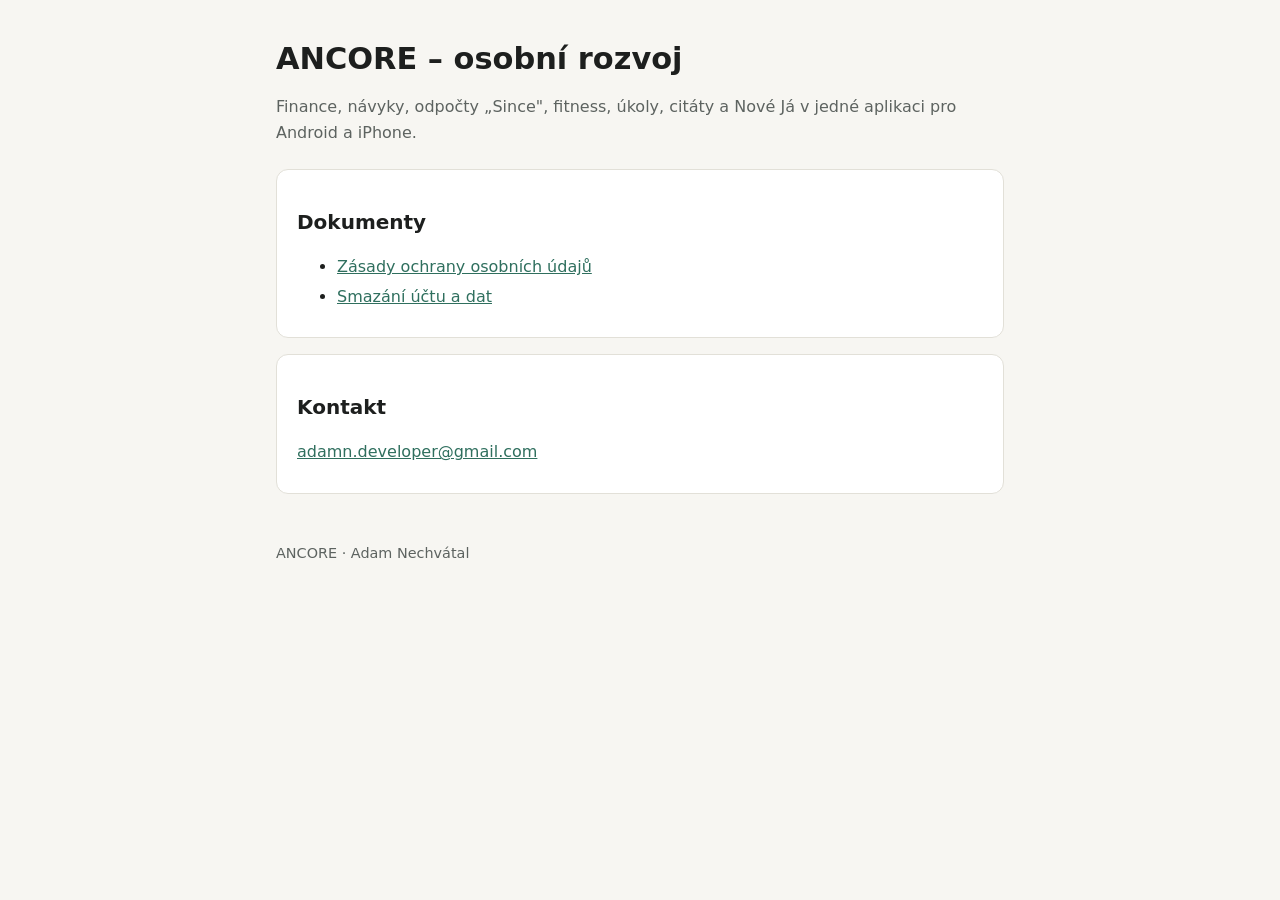
<file: index.html>
<!doctype html>
<html lang="cs">
<head>
  <meta charset="utf-8">
  <meta name="viewport" content="width=device-width, initial-scale=1">
  <title>ANCORE – osobní rozvoj</title>
  <meta name="description" content="ANCORE – aplikace pro osobní rozvoj: finance, návyky, fitness, úkoly a sebereflexe.">
  <link rel="stylesheet" href="styl.css">
</head>
<body>
<main>
  <header>
    <h1>ANCORE – osobní rozvoj</h1>
    <p class="muted">Finance, návyky, odpočty „Since", fitness, úkoly, citáty a Nové Já v jedné aplikaci pro Android a iPhone.</p>
  </header>

  <section class="card">
    <h2>Dokumenty</h2>
    <ul>
      <li><a href="zasady-ochrany-osobnich-udaju.html">Zásady ochrany osobních údajů</a></li>
      <li><a href="smazani-uctu.html">Smazání účtu a dat</a></li>
    </ul>
  </section>

  <section class="card">
    <h2>Kontakt</h2>
    <p><a href="mailto:adamn.developer@gmail.com">adamn.developer@gmail.com</a></p>
  </section>

  <footer>ANCORE · Adam Nechvátal</footer>
</main>
</body>
</html>
</file>
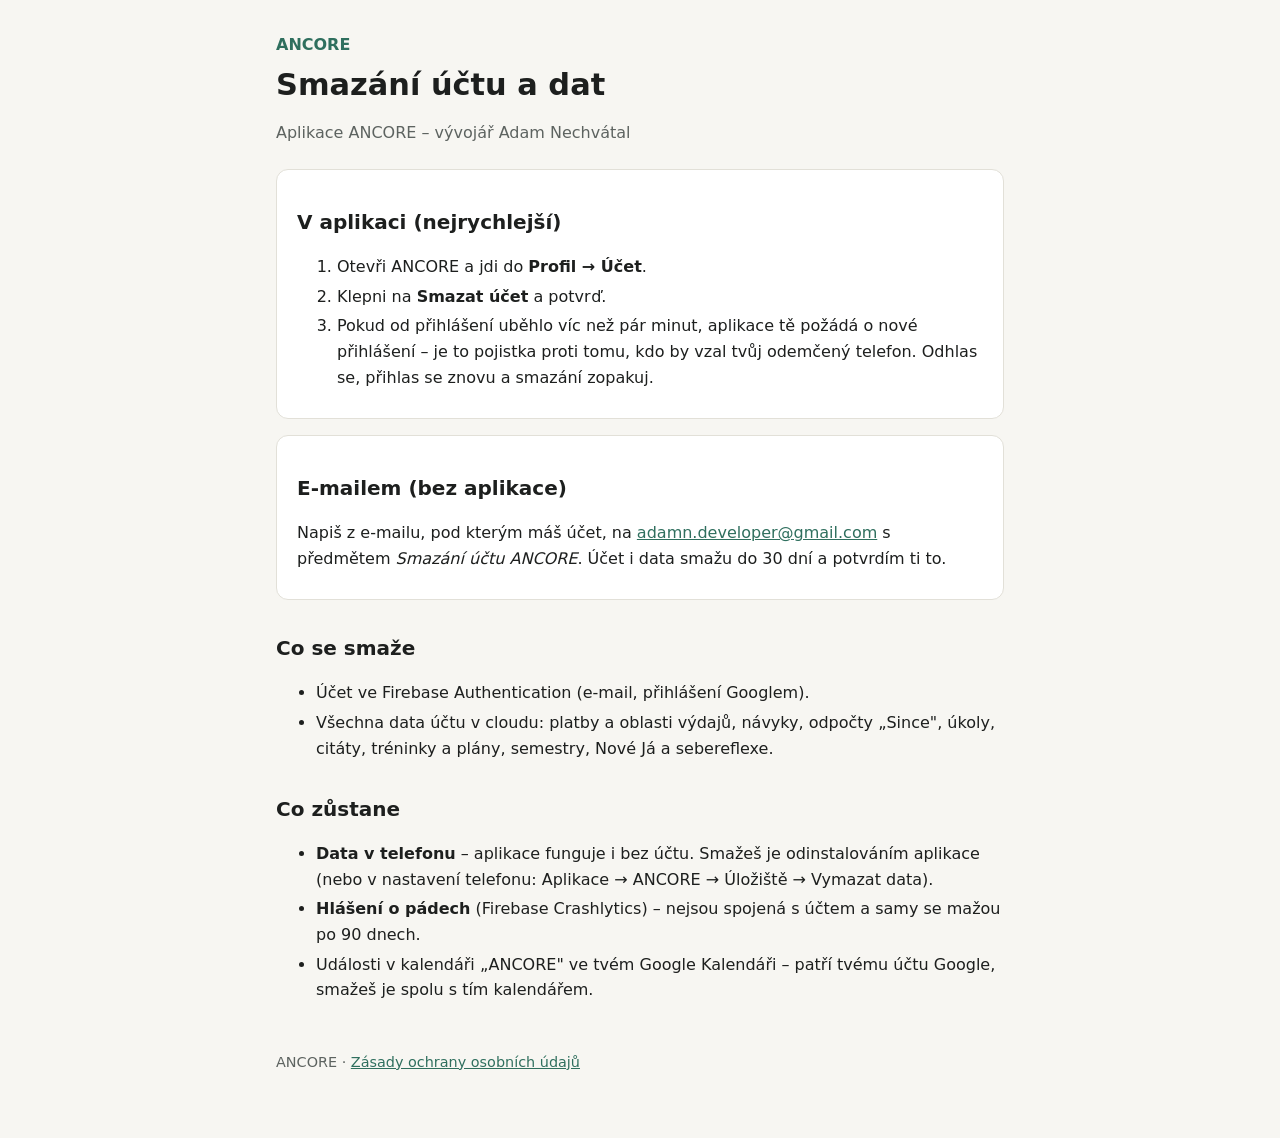
<file: smazani-uctu.html>
<!doctype html>
<html lang="cs">
<head>
  <meta charset="utf-8">
  <meta name="viewport" content="width=device-width, initial-scale=1">
  <title>Smazání účtu – ANCORE</title>
  <meta name="description" content="Jak smazat účet ANCORE a všechna data v cloudu.">
  <link rel="stylesheet" href="styl.css">
</head>
<body>
<main>
  <header>
    <a href="index.html">ANCORE</a>
    <h1>Smazání účtu a dat</h1>
    <p class="muted">Aplikace ANCORE – vývojář Adam Nechvátal</p>
  </header>

  <section class="card">
    <h2>V aplikaci (nejrychlejší)</h2>
    <ol>
      <li>Otevři ANCORE a jdi do <strong>Profil → Účet</strong>.</li>
      <li>Klepni na <strong>Smazat účet</strong> a potvrď.</li>
      <li>Pokud od přihlášení uběhlo víc než pár minut, aplikace tě požádá o nové
        přihlášení – je to pojistka proti tomu, kdo by vzal tvůj odemčený telefon.
        Odhlas se, přihlas se znovu a smazání zopakuj.</li>
    </ol>
  </section>

  <section class="card">
    <h2>E-mailem (bez aplikace)</h2>
    <p>Napiš z e-mailu, pod kterým máš účet, na
      <a href="mailto:adamn.developer@gmail.com?subject=Smaz%C3%A1n%C3%AD%20%C3%BA%C4%8Dtu%20ANCORE">adamn.developer@gmail.com</a>
      s předmětem <em>Smazání účtu ANCORE</em>. Účet i data smažu do 30 dní a potvrdím ti to.</p>
  </section>

  <h2>Co se smaže</h2>
  <ul>
    <li>Účet ve Firebase Authentication (e-mail, přihlášení Googlem).</li>
    <li>Všechna data účtu v cloudu: platby a oblasti výdajů, návyky, odpočty „Since", úkoly,
      citáty, tréninky a plány, semestry, Nové Já a sebereflexe.</li>
  </ul>

  <h2>Co zůstane</h2>
  <ul>
    <li><strong>Data v telefonu</strong> – aplikace funguje i bez účtu. Smažeš je odinstalováním
      aplikace (nebo v nastavení telefonu: Aplikace → ANCORE → Úložiště → Vymazat data).</li>
    <li><strong>Hlášení o pádech</strong> (Firebase Crashlytics) – nejsou spojená s účtem a samy
      se mažou po 90 dnech.</li>
    <li>Události v kalendáři „ANCORE" ve tvém Google Kalendáři – patří tvému účtu Google,
      smažeš je spolu s tím kalendářem.</li>
  </ul>

  <footer>ANCORE · <a href="zasady-ochrany-osobnich-udaju.html">Zásady ochrany osobních údajů</a></footer>
</main>
</body>
</html>
</file>
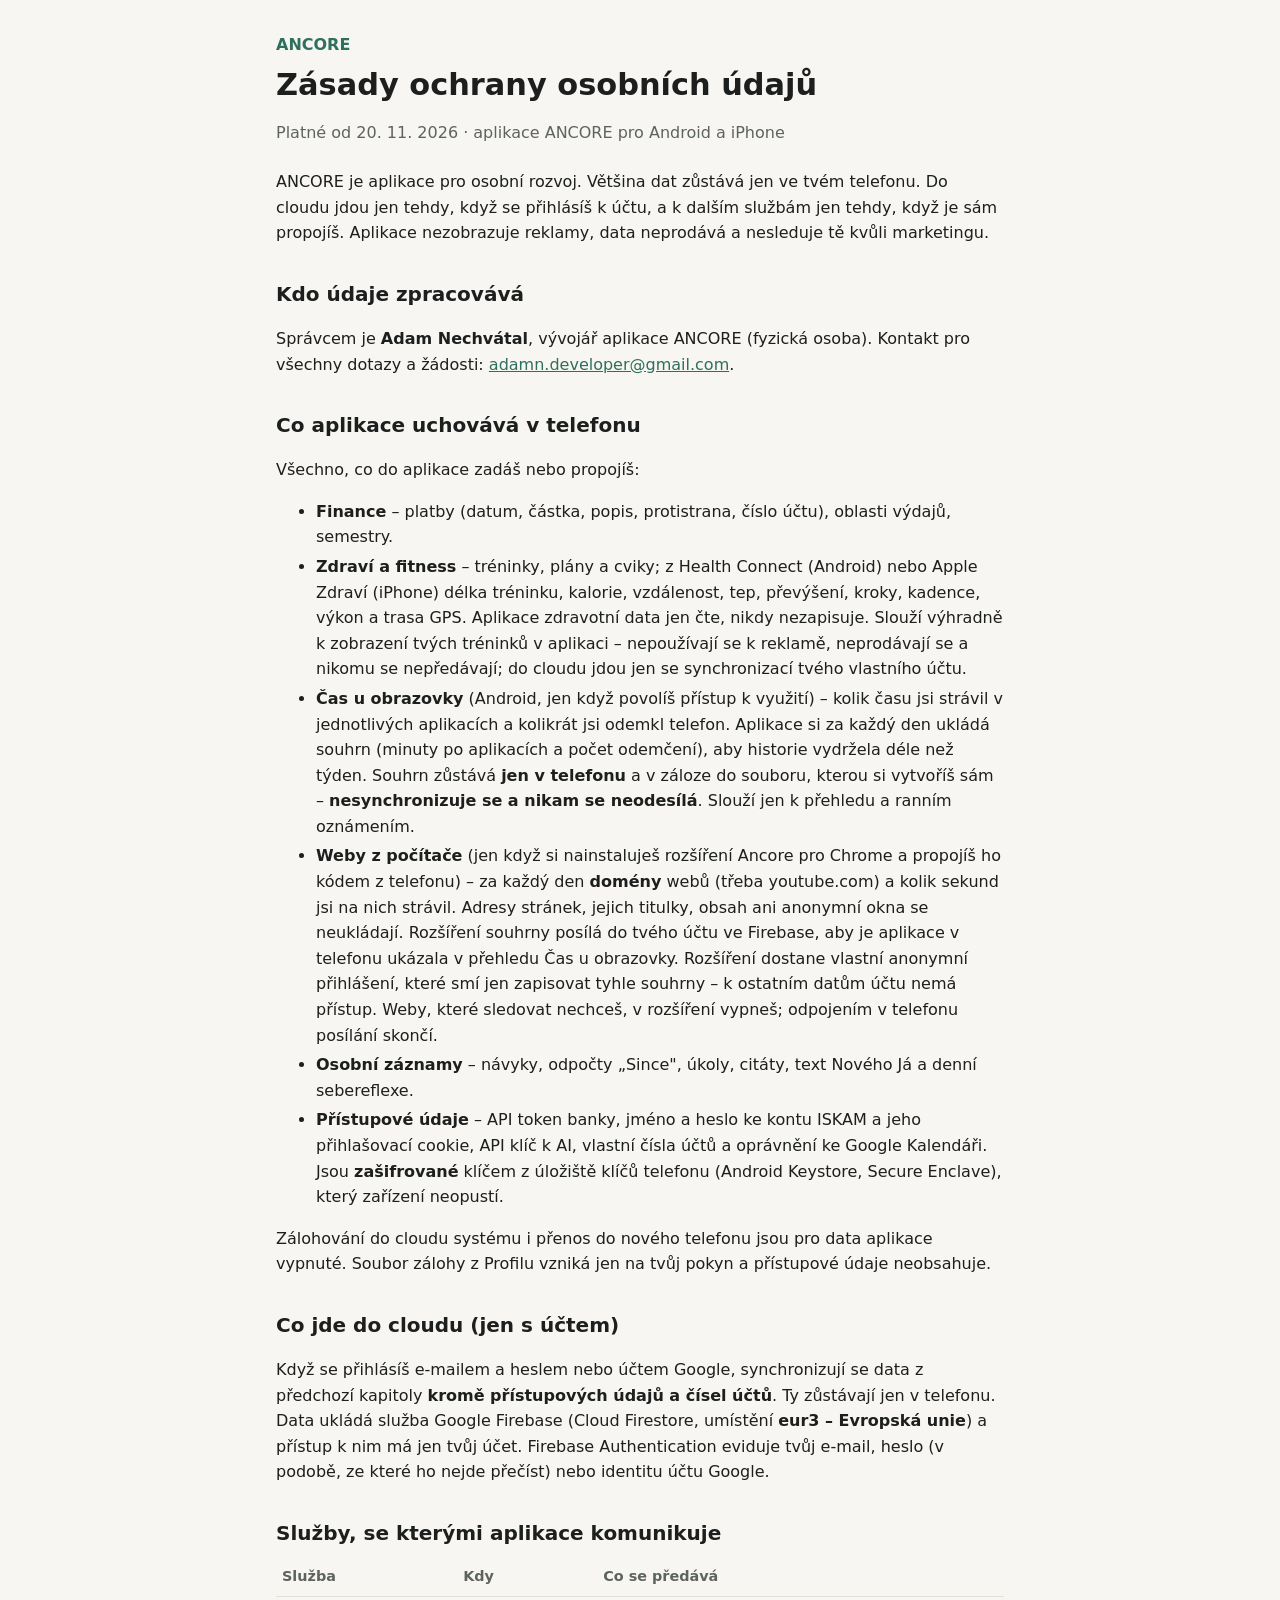
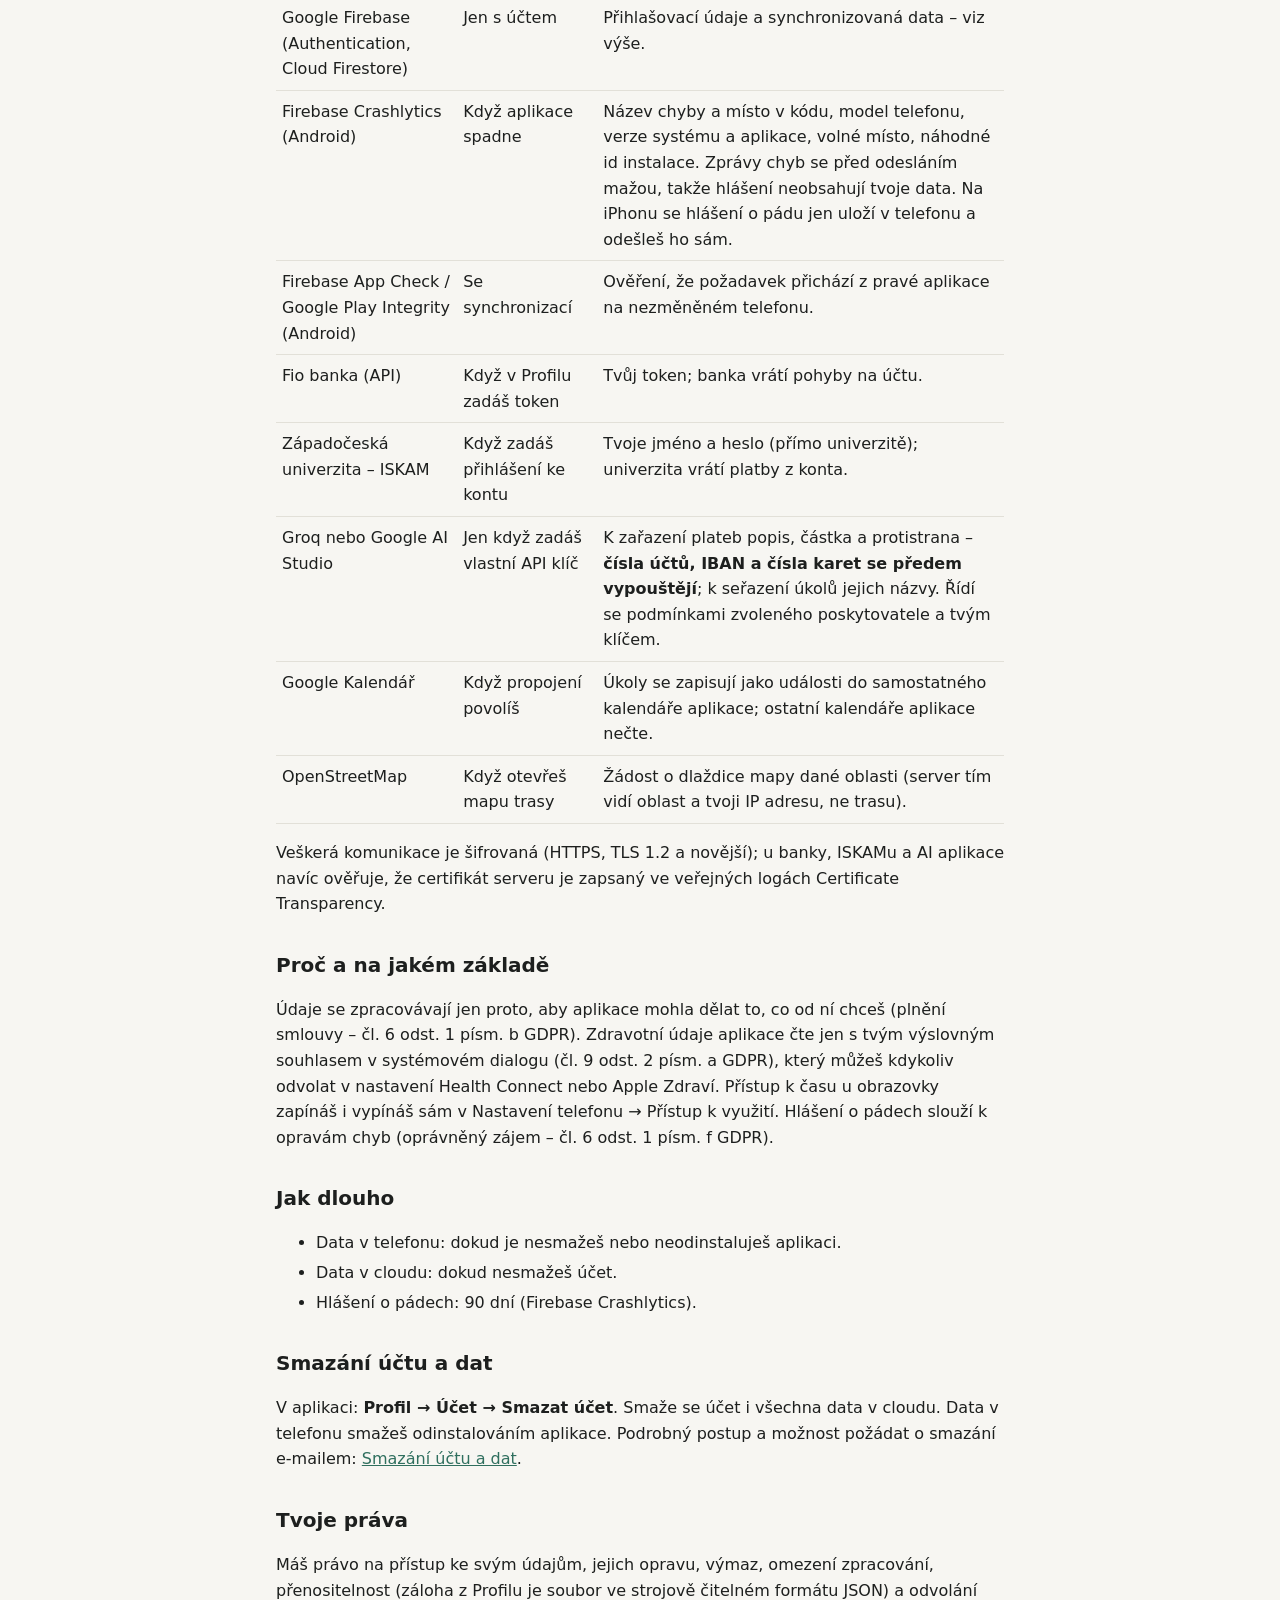
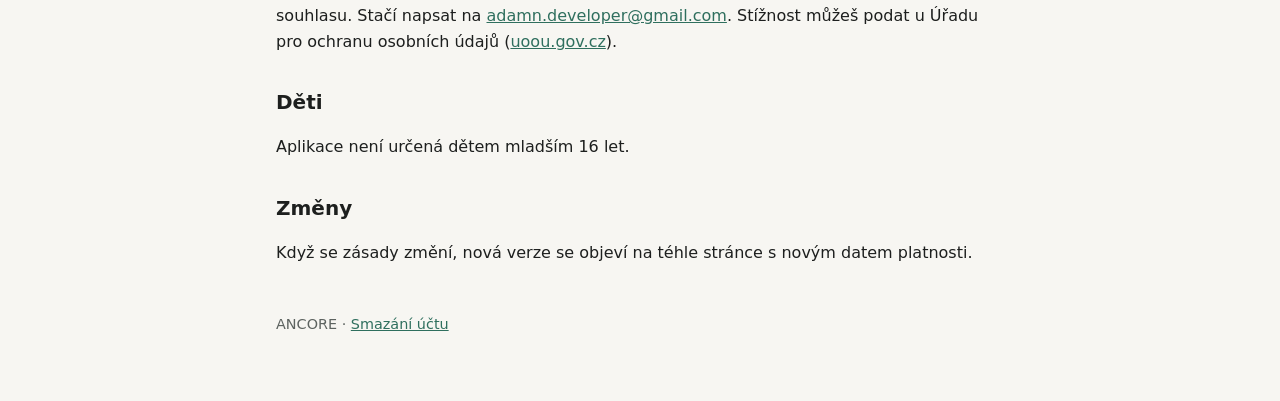
<file: zasady-ochrany-osobnich-udaju.html>
<!doctype html>
<html lang="cs">
<head>
  <meta charset="utf-8">
  <meta name="viewport" content="width=device-width, initial-scale=1">
  <title>Zásady ochrany osobních údajů – ANCORE</title>
  <meta name="description" content="Jaké údaje aplikace ANCORE zpracovává, kde leží, komu jdou a jak je smazat.">
  <link rel="stylesheet" href="styl.css">
</head>
<body>
<main>
  <header>
    <a href="index.html">ANCORE</a>
    <h1>Zásady ochrany osobních údajů</h1>
    <p class="muted">Platné od 20. 11. 2026 · aplikace ANCORE pro Android a iPhone</p>
  </header>

  <p>ANCORE je aplikace pro osobní rozvoj. Většina dat zůstává jen ve tvém telefonu.
    Do cloudu jdou jen tehdy, když se přihlásíš k účtu, a k dalším službám jen
    tehdy, když je sám propojíš. Aplikace nezobrazuje reklamy, data neprodává
    a nesleduje tě kvůli marketingu.</p>

  <h2>Kdo údaje zpracovává</h2>
  <p>Správcem je <strong>Adam Nechvátal</strong>, vývojář aplikace ANCORE (fyzická osoba). Kontakt pro všechny dotazy
    a žádosti: <a href="mailto:adamn.developer@gmail.com">adamn.developer@gmail.com</a>.</p>

  <h2>Co aplikace uchovává v telefonu</h2>
  <p>Všechno, co do aplikace zadáš nebo propojíš:</p>
  <ul>
    <li><strong>Finance</strong> – platby (datum, částka, popis, protistrana, číslo účtu), oblasti výdajů, semestry.</li>
    <li><strong>Zdraví a fitness</strong> – tréninky, plány a cviky; z Health Connect (Android) nebo Apple Zdraví (iPhone) délka tréninku, kalorie, vzdálenost, tep, převýšení, kroky, kadence, výkon a trasa GPS. Aplikace zdravotní data jen čte, nikdy nezapisuje.
      Slouží výhradně k zobrazení tvých tréninků v aplikaci – nepoužívají se k reklamě, neprodávají se
      a nikomu se nepředávají; do cloudu jdou jen se synchronizací tvého vlastního účtu.</li>
    <li><strong>Čas u obrazovky</strong> (Android, jen když povolíš přístup k využití) – kolik času
      jsi strávil v jednotlivých aplikacích a kolikrát jsi odemkl telefon. Aplikace si za každý den ukládá
      souhrn (minuty po aplikacích a počet odemčení), aby historie vydržela déle než týden. Souhrn zůstává
      <strong>jen v telefonu</strong> a v záloze do souboru, kterou si vytvoříš sám – <strong>nesynchronizuje
      se a nikam se neodesílá</strong>. Slouží jen k přehledu a ranním oznámením.</li>
    <li><strong>Weby z počítače</strong> (jen když si nainstaluješ rozšíření Ancore pro Chrome a propojíš ho
      kódem z telefonu) – za každý den <strong>domény</strong> webů (třeba youtube.com) a kolik sekund jsi na nich
      strávil. Adresy stránek, jejich titulky, obsah ani anonymní okna se neukládají. Rozšíření souhrny posílá
      do tvého účtu ve Firebase, aby je aplikace v telefonu ukázala v přehledu Čas u obrazovky. Rozšíření
      dostane vlastní anonymní přihlášení, které smí jen zapisovat tyhle souhrny – k ostatním datům účtu
      nemá přístup. Weby, které sledovat nechceš, v rozšíření vypneš; odpojením v telefonu posílání skončí.</li>
    <li><strong>Osobní záznamy</strong> – návyky, odpočty „Since", úkoly, citáty, text Nového Já a denní sebereflexe.</li>
    <li><strong>Přístupové údaje</strong> – API token banky, jméno a heslo ke kontu ISKAM a jeho přihlašovací cookie, API klíč k AI, vlastní čísla účtů a oprávnění ke Google Kalendáři. Jsou <strong>zašifrované</strong> klíčem z úložiště klíčů telefonu (Android Keystore, Secure Enclave), který zařízení neopustí.</li>
  </ul>
  <p>Zálohování do cloudu systému i přenos do nového telefonu jsou pro data aplikace
    vypnuté. Soubor zálohy z Profilu vzniká jen na tvůj pokyn a přístupové údaje neobsahuje.</p>

  <h2>Co jde do cloudu (jen s účtem)</h2>
  <p>Když se přihlásíš e-mailem a heslem nebo účtem Google, synchronizují se data
    z předchozí kapitoly <strong>kromě přístupových údajů a čísel účtů</strong>. Ty zůstávají jen v telefonu.
    Data ukládá služba Google Firebase (Cloud Firestore, umístění <strong>eur3 – Evropská unie</strong>)
    a přístup k nim má jen tvůj účet. Firebase Authentication eviduje tvůj e-mail, heslo (v podobě,
    ze které ho nejde přečíst) nebo identitu účtu Google.</p>

  <h2>Služby, se kterými aplikace komunikuje</h2>
  <table>
    <thead><tr><th>Služba</th><th>Kdy</th><th>Co se předává</th></tr></thead>
    <tbody>
      <tr><td>Google Firebase (Authentication, Cloud Firestore)</td><td>Jen s účtem</td><td>Přihlašovací údaje a synchronizovaná data – viz výše.</td></tr>
      <tr><td>Firebase Crashlytics (Android)</td><td>Když aplikace spadne</td><td>Název chyby a místo v kódu, model telefonu, verze systému a aplikace, volné místo, náhodné id instalace. Zprávy chyb se před odesláním mažou, takže hlášení neobsahují tvoje data. Na iPhonu se hlášení o pádu jen uloží v telefonu a odešleš ho sám.</td></tr>
      <tr><td>Firebase App Check / Google Play Integrity (Android)</td><td>Se synchronizací</td><td>Ověření, že požadavek přichází z pravé aplikace na nezměněném telefonu.</td></tr>
      <tr><td>Fio banka (API)</td><td>Když v Profilu zadáš token</td><td>Tvůj token; banka vrátí pohyby na účtu.</td></tr>
      <tr><td>Západočeská univerzita – ISKAM</td><td>Když zadáš přihlášení ke kontu</td><td>Tvoje jméno a heslo (přímo univerzitě); univerzita vrátí platby z konta.</td></tr>
      <tr><td>Groq nebo Google AI Studio</td><td>Jen když zadáš vlastní API klíč</td><td>K zařazení plateb popis, částka a protistrana – <strong>čísla účtů, IBAN a čísla karet se předem vypouštějí</strong>; k seřazení úkolů jejich názvy. Řídí se podmínkami zvoleného poskytovatele a tvým klíčem.</td></tr>
      <tr><td>Google Kalendář</td><td>Když propojení povolíš</td><td>Úkoly se zapisují jako události do samostatného kalendáře aplikace; ostatní kalendáře aplikace nečte.</td></tr>
      <tr><td>OpenStreetMap</td><td>Když otevřeš mapu trasy</td><td>Žádost o dlaždice mapy dané oblasti (server tím vidí oblast a tvoji IP adresu, ne trasu).</td></tr>
    </tbody>
  </table>
  <p>Veškerá komunikace je šifrovaná (HTTPS, TLS 1.2 a novější); u banky, ISKAMu a AI aplikace
    navíc ověřuje, že certifikát serveru je zapsaný ve veřejných logách Certificate Transparency.</p>

  <h2>Proč a na jakém základě</h2>
  <p>Údaje se zpracovávají jen proto, aby aplikace mohla dělat to, co od ní chceš
    (plnění smlouvy – čl. 6 odst. 1 písm. b GDPR). Zdravotní údaje aplikace čte jen
    s tvým výslovným souhlasem v systémovém dialogu (čl. 9 odst. 2 písm. a GDPR), který
    můžeš kdykoliv odvolat v nastavení Health Connect nebo Apple Zdraví. Přístup k času
    u obrazovky zapínáš i vypínáš sám v Nastavení telefonu → Přístup k využití. Hlášení o pádech
    slouží k opravám chyb (oprávněný zájem – čl. 6 odst. 1 písm. f GDPR).</p>

  <h2>Jak dlouho</h2>
  <ul>
    <li>Data v telefonu: dokud je nesmažeš nebo neodinstaluješ aplikaci.</li>
    <li>Data v cloudu: dokud nesmažeš účet.</li>
    <li>Hlášení o pádech: 90 dní (Firebase Crashlytics).</li>
  </ul>

  <h2>Smazání účtu a dat</h2>
  <p>V aplikaci: <strong>Profil → Účet → Smazat účet</strong>. Smaže se účet i všechna data v cloudu.
    Data v telefonu smažeš odinstalováním aplikace. Podrobný postup a možnost požádat o smazání
    e-mailem: <a href="smazani-uctu.html">Smazání účtu a dat</a>.</p>

  <h2>Tvoje práva</h2>
  <p>Máš právo na přístup ke svým údajům, jejich opravu, výmaz, omezení zpracování,
    přenositelnost (záloha z Profilu je soubor ve strojově čitelném formátu JSON)
    a odvolání souhlasu. Stačí napsat na
    <a href="mailto:adamn.developer@gmail.com">adamn.developer@gmail.com</a>.
    Stížnost můžeš podat u Úřadu pro ochranu osobních údajů (<a href="https://uoou.gov.cz">uoou.gov.cz</a>).</p>

  <h2>Děti</h2>
  <p>Aplikace není určená dětem mladším 16 let.</p>

  <h2>Změny</h2>
  <p>Když se zásady změní, nová verze se objeví na téhle stránce s novým datem platnosti.</p>

  <footer>ANCORE · <a href="smazani-uctu.html">Smazání účtu</a></footer>
</main>
</body>
</html>
</file>
<file: styl.css>
:root {
  --bg: #f7f6f2;
  --card: #ffffff;
  --text: #1d1f1e;
  --muted: #5d6360;
  --accent: #2f6f5e;
  --line: #e2e0d8;
}
@media (prefers-color-scheme: dark) {
  :root {
    --bg: #141716;
    --card: #1c201f;
    --text: #e8ebe9;
    --muted: #a3aba7;
    --accent: #7cc4ab;
    --line: #2c3230;
  }
}
* { box-sizing: border-box; }
body {
  margin: 0;
  background: var(--bg);
  color: var(--text);
  font: 16px/1.6 system-ui, -apple-system, "Segoe UI", Roboto, sans-serif;
}
main { max-width: 760px; margin: 0 auto; padding: 32px 16px 64px; }
header { margin-bottom: 24px; }
header a { color: var(--accent); text-decoration: none; font-weight: 600; }
h1 { font-size: 1.9rem; line-height: 1.25; margin: 8px 0 4px; }
h2 { font-size: 1.25rem; margin: 32px 0 8px; }
p, li { color: var(--text); }
.muted { color: var(--muted); }
a { color: var(--accent); }
section.card {
  background: var(--card);
  border: 1px solid var(--line);
  border-radius: 12px;
  padding: 4px 20px 12px;
  margin: 16px 0;
}
table { width: 100%; border-collapse: collapse; margin: 8px 0; }
th, td { text-align: left; vertical-align: top; padding: 8px 6px; border-bottom: 1px solid var(--line); }
th { color: var(--muted); font-weight: 600; font-size: 0.9rem; }
ol li, ul li { margin: 4px 0; }
footer { margin-top: 48px; color: var(--muted); font-size: 0.9rem; }
@media (max-width: 560px) {
  table, thead, tbody, tr, th, td { display: block; }
  thead { display: none; }
  td { border: none; padding: 2px 0; }
  tr { border-bottom: 1px solid var(--line); padding: 8px 0; }
  td:first-child { font-weight: 600; }
}
</file>
